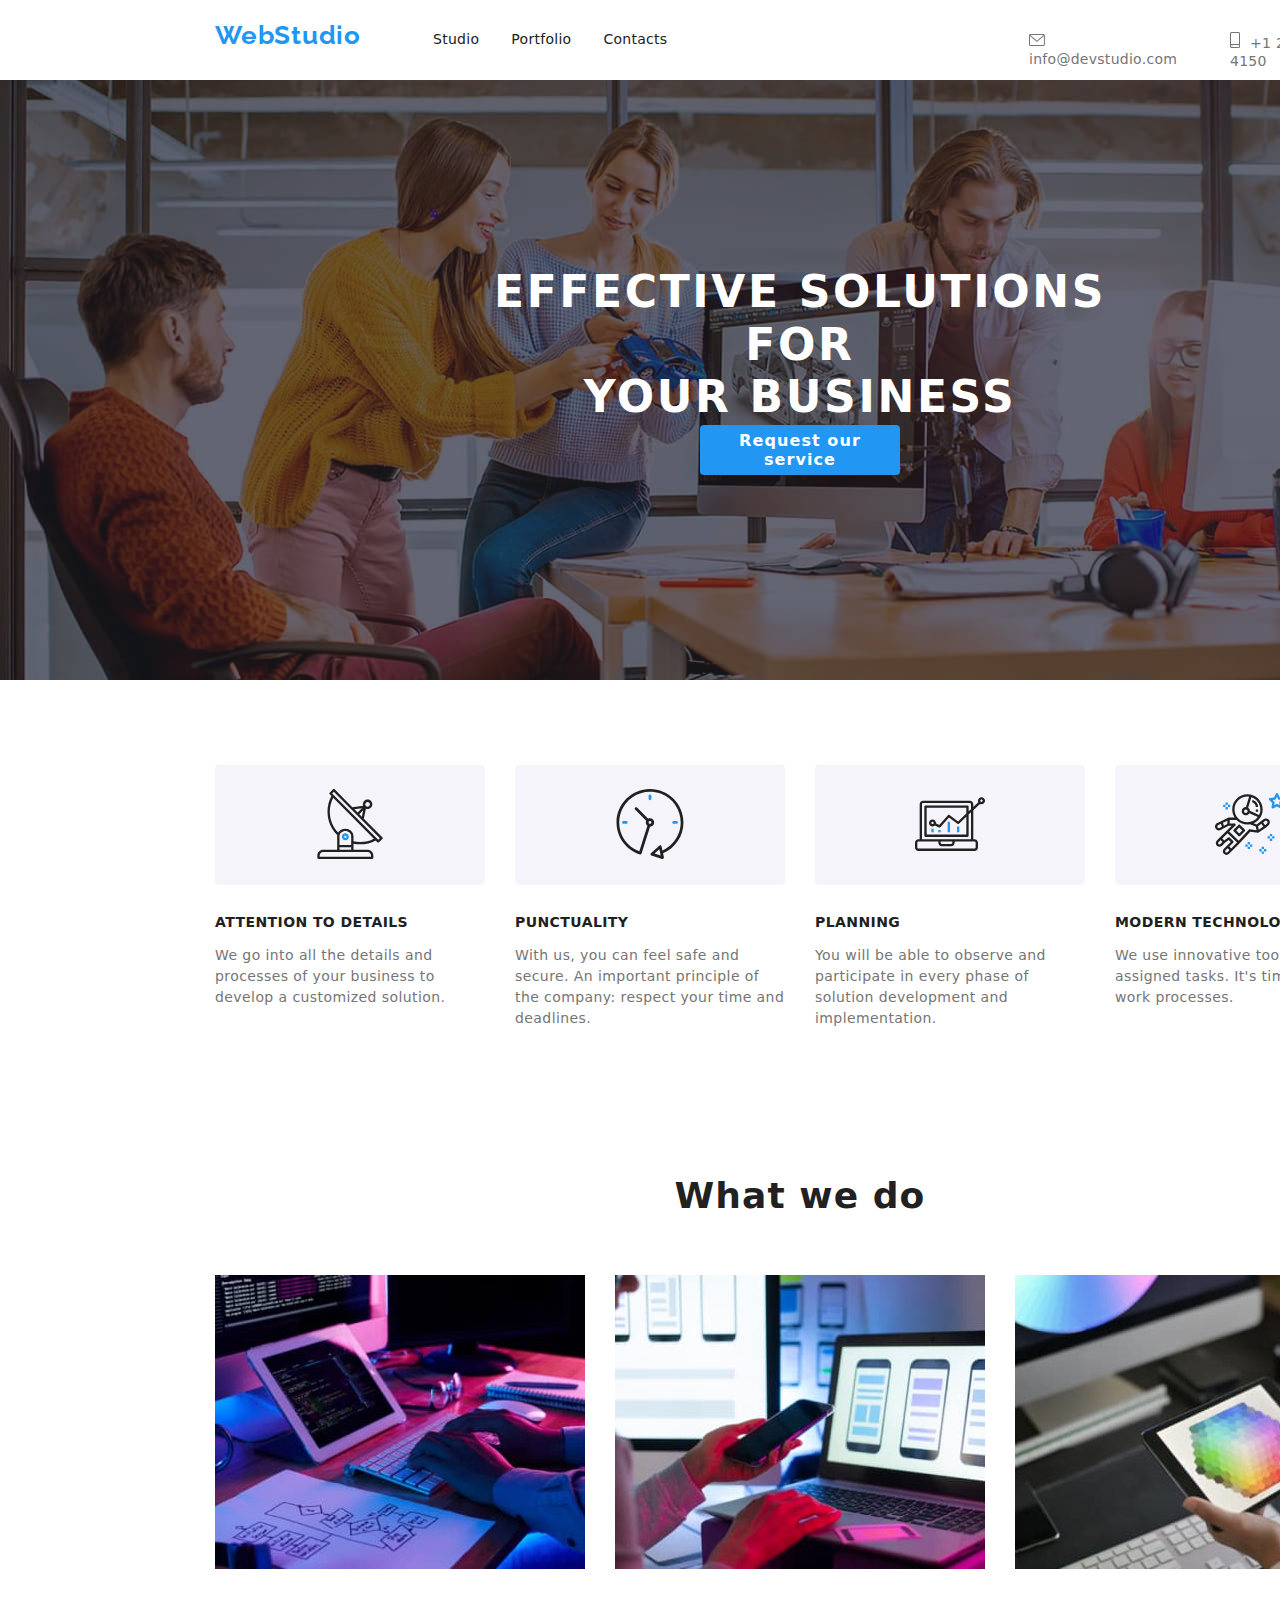
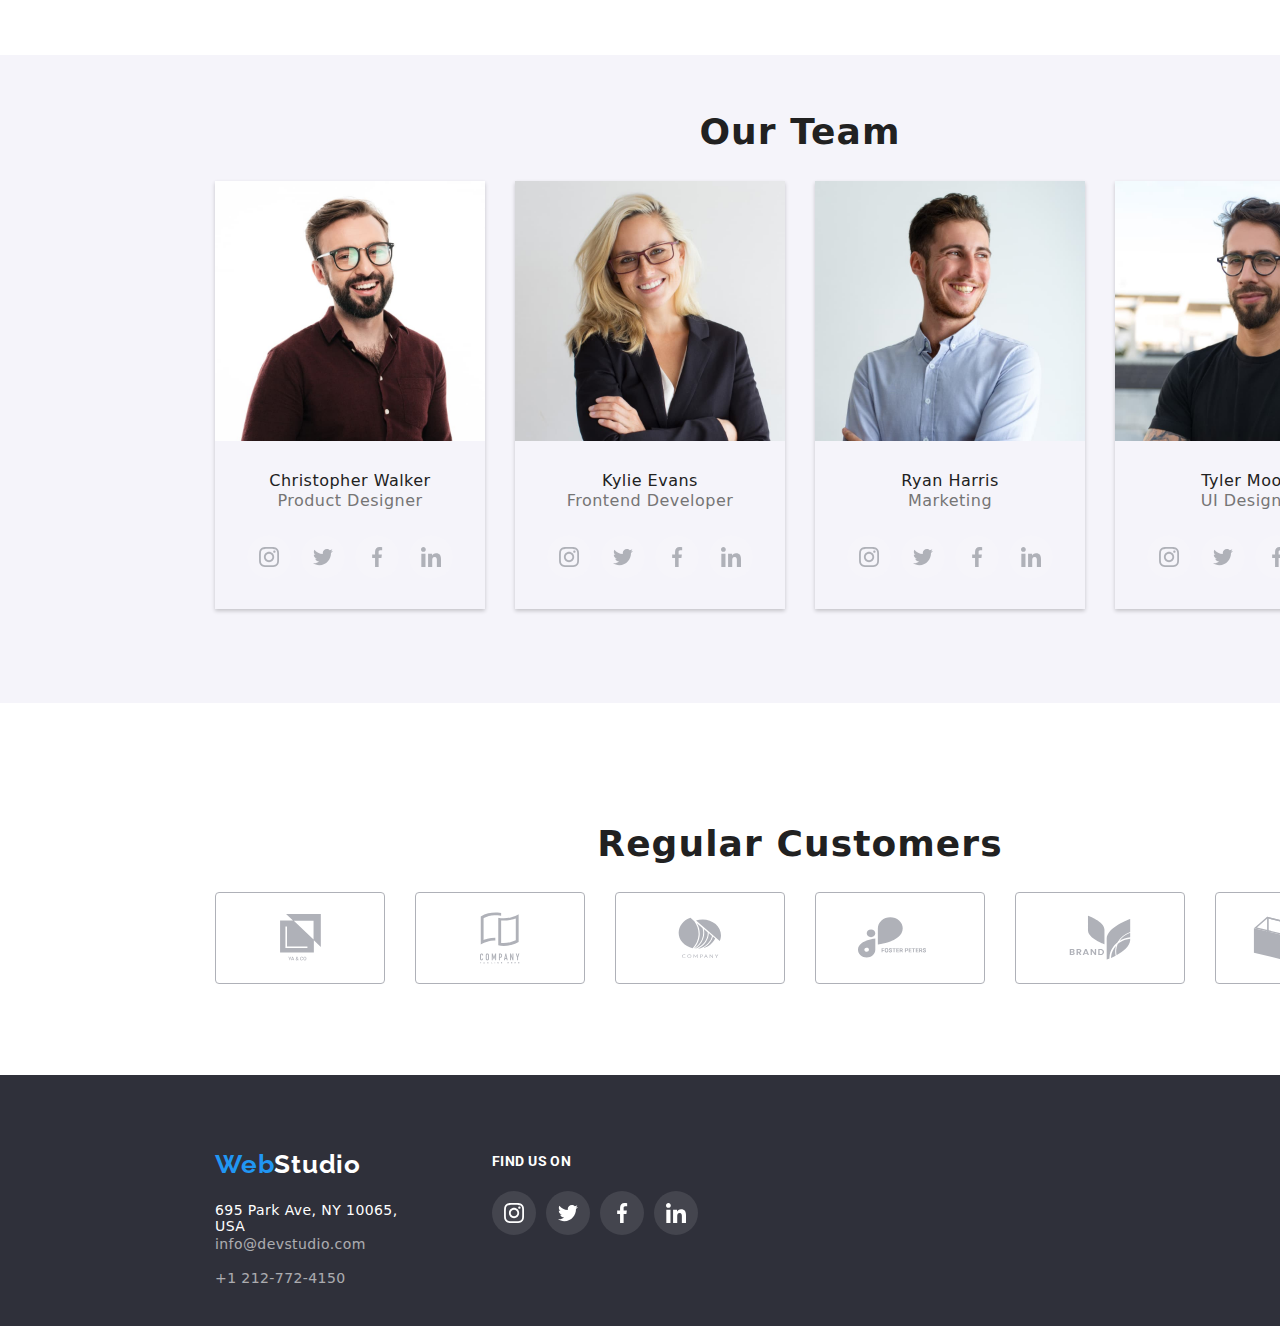
<file: index.html>
<!DOCTYPE html>
<html lang="en">
  <head>
    <meta charset="UTF-8" />
    <meta name="viewport" content="width=device-width, initial-scale=1.0" />
    <title>WebStudio</title>
    <link rel="preconnect" href="https://fonts.googleapis.com" />
    <link rel="preconnect" href="https://fonts.gstatic.com" crossorigin />
    <link
      href="https://fonts.googleapis.com/css2?family=Raleway:wght@700&family=Roboto:wght@400;500;700;900&display=swap"
      rel="stylesheet"
    />

    <link rel="stylesheet" href="css/styles.css" />
    <link
      rel="stylesheet"
      href="https://cdn.jsdelivr.net/npm/modern-normalize@2.0.0/modern-normalize.min.css"
    />
  </head>
  <body>
    <div class="container">
      <header class="global-header header-container">
        <div class="header-content">
          <div class="container-1">
            <a href="index.html" class="logo"><span>Web</span>Studio</a>

            <nav>
              <ul class="main-navigation">
                <li><a href="studio.html" class="menu">Studio</a></li>
                <li><a href="portofolio.html" class="menu">Portfolio</a></li>
                <li><a href="contacts.html" class="menu">Contacts</a></li>
              </ul>
            </nav>
          </div>
          <div class="container-2">
            <div class="container-2a">
              <p class="contact">
                  <a href="mailto=info@devstudio.com" class="email-address">
                    <span>
                      <svg>
                        <use href="./images/symbol-defs.svg#icon-envelope" class="icon-email"></use>
                      </svg>info@devstudio.com
                    </span>
                  </a>
              </p>
            </div>
  
            <div class="container-2b">
              <p class="contact">
                  <a href="tel=+1 212-772-4150" class="phone-number">
                    <span>
                      <svg>
                        <use href="./images/symbol-defs.svg#icon-smartphone" class="icon-phone"></use>
                      </svg>+1 212-772-4150
                    </span>
                  </a>
              </p>
            </div>
        </div>
      </div>
        </div>
        <div>
          <section class="first-section">
            <div class="hero-heading">
              <h1>EFFECTIVE SOLUTIONS FOR <span>YOUR BUSINESS</span></h1>
            </div>
            <div class="button-container">
              <button class="services">Request our service</button>
            </div>
          </section>
        </div>
      </header>

      <main>
        <section>
          <div class="second-container-2">
            <div class="sc-principal">
              <div class="advantage-icons">
                <a href="#" class="sc-icons">
                  <svg style="width: 70px; height: 70px;">
                    <use
                      href="./images/symbol-defs.svg#icon-icon-antenna"
                    ></use>
                  </svg>
                </a>
              </div>
              <div class="second-section">
                <h4 class="menu-item">ATTENTION TO DETAILS</h4>
                <p class="sub-menu">
                  We go into all the details and processes of your business to
                  develop a customized solution.
                </p>
              </div>
            </div>

            <div class="sc-principal">
              <div class="advantage-icons">
                <a href="#" class="sc-icons">
                  <svg style="width: 70px; height: 70px;">
                    <use href="./images/symbol-defs.svg#icon-icon-clock"></use>
                  </svg>
                </a>
              </div>
              <div class="second-section">
                <h4 class="menu-item">PUNCTUALITY</h4>
                <p class="sub-menu">
                  With us, you can feel safe and secure. An important principle
                  of the company: respect your time and deadlines.
                </p>
              </div>
            </div>

            <div class="sc-principal">
              <div class="advantage-icons">
                <a href="#" class="sc-icons">
                  <svg style="width: 70px; height: 70px;">
                    <use
                      href="./images/symbol-defs.svg#icon-icon-diagram"
                    ></use>
                  </svg>
                </a>
              </div>
              <div class="second-section">
                <h4 class="menu-item">PLANNING</h4>
                <p class="sub-menu">
                  You will be able to observe and participate in every phase of
                  solution development and implementation.
                </p>
              </div>
            </div>

            <div class="sc-principal">
              <div class="advantage-icons">
                <a href="#" class="sc-icons">
                  <svg style="width: 70px; height: 70px;">
                    <use
                      href="./images/symbol-defs.svg#icon-icon-astronaut"
                    ></use>
                  </svg>
                </a>
              </div>
              <div class="second-section">
                <h4 class="menu-item">MODERN TECHNOLOGIES</h4>
                <p class="sub-menu">
                  We use innovative tools to solve assigned tasks. It's time to
                  simplify work processes.
                </p>
              </div>
            </div>
          </div>

          <div class="second-container-3">
            <h2 class="second-title second-title-1">What we do</h2>
            <div class="pictures-1">
              <img
                src="images/desk-work-area1.jpg"
                alt="work area at desk with hands typing on keyboard"
                width="370"
              />
              <img
                src="images/desk-work-area2.jpg"
                alt="work area at desk with hands holding a mobile phone"
                width="370"
              />
              <img
                src="images/desk-work-area3.jpg"
                alt="work area at the desk with hands manipulating a tablet having a multicolored image"
                width="370"
              />
            </div>
          </div>
        </section>


        <section class="third-container">
          <h2 class="second-title second-title-2">Our Team</h2>

          <div class="section-team">
            <div class="all-our-team">
              <img
                src="images/productDesigner.jpg"
                alt="photo of product designer Christopher Walker"
                width="270"
              />

              <div class="our-team">
                <span class="our-team-1">Christopher Walker</span>
                <br />
                <em class="our-team-2">Product Designer</em>
              </div>
              <div >
                <ul class="icons-team">
                    <li>
                        <a href="https://www.instagram.com/" class="socials-icons">
                            <svg>
                                <use href="./images/symbol-defs.svg#icon-instagram"></use>
                            </svg>
                        </a>
                    </li>
                    <li>
                        <a href="https://www.tweeter.com/" class="socials-icons">
                            <svg>
                                <use href="./images/symbol-defs.svg#icon-twitter"></use>
                            </svg>
                        </a>
                    </li>
                    <li>
                        <a href="https://www.facebook.com/" class="socials-icons">
                            <svg>
                                <use href="./images/symbol-defs.svg#icon-facebook"></use>
                            </svg>
                        </a>
                    </li>
                    <li>
                        <a href="https://www.linkedin.com/" class="socials-icons">
                            <svg>
                                <use href="./images/symbol-defs.svg#icon-linkedin"></use>
                            </svg>
                        </a>
                    </li>
                </ul>
              </div>
            </div>

            <div class="all-our-team">
              <img
                src="images/frontendDeveloper.jpg"
                alt="photo of frontend Developer Kylie Evans"
                width="270"
              />
              <div class="our-team">
                <span class="our-team-1">Kylie Evans</span>
                <br />
                <em class="our-team-2">Frontend Developer</em>
              </div>
              <div >
                <ul class="icons-team">
                    <li>
                        <a href="https://www.instagram.com/" class="socials-icons">
                            <svg>
                                <use href="./images/symbol-defs.svg#icon-instagram"></use>
                            </svg>
                        </a>
                    </li>
                    <li>
                        <a href="https://www.tweeter.com/" class="socials-icons">
                            <svg>
                                <use href="./images/symbol-defs.svg#icon-twitter"></use>
                            </svg>
                        </a>
                    </li>
                    <li>
                        <a href="https://www.facebook.com/" class="socials-icons">
                            <svg>
                                <use href="./images/symbol-defs.svg#icon-facebook"></use>
                            </svg>
                        </a>
                    </li>
                    <li>
                        <a href="https://www.linkedin.com/" class="socials-icons">
                            <svg>
                                <use href="./images/symbol-defs.svg#icon-linkedin"></use>
                            </svg>
                        </a>
                    </li>
                </ul>
              </div>
            </div>

            <div class="all-our-team">
              <img
                src="images/marketing.jpg"
                alt="photo of marketing Ryan Harris"
                width="270"
              />
              <div class="our-team">
                <span class="our-team-1">Ryan Harris</span>
                <br />
                <em class="our-team-2">Marketing</em>
              </div>
              <div >
                <ul class="icons-team">
                    <li >
                        <a href="https://www.instagram.com/" class="socials-icons">
                            <svg>
                                <use href="./images/symbol-defs.svg#icon-instagram"></use>
                            </svg>
                        </a>
                    </li>
                    <li >
                        <a href="https://www.tweeter.com/" class="socials-icons">
                            <svg>
                                <use href="./images/symbol-defs.svg#icon-twitter"></use>
                            </svg>
                        </a>
                    </li>
                    <li >
                        <a href="https://www.facebook.com/" class="socials-icons">
                            <svg>
                                <use href="./images/symbol-defs.svg#icon-facebook"></use>
                            </svg>
                        </a>
                    </li>
                    <li >
                        <a href="https://www.linkedin.com/" class="socials-icons">
                            <svg>
                                <use href="./images/symbol-defs.svg#icon-linkedin"></use>
                            </svg>
                        </a>
                    </li>
                </ul>
              </div>
            </div>

            <div class="all-our-team">
              <img
                src="images/uiDesigner.jpg"
                alt="photo of ui Designer Tyler Moore"
                width="270"
              />
              <div class="our-team">
                <span class="our-team-1">Tyler Moore</span>
                <br />
                <em class="our-team-2">UI Designer</em>
              </div>
              <div >
                <ul class="icons-team">
                    <li>
                        <a href="https://www.instagram.com/" class="socials-icons">
                            <svg>
                                <use href="./images/symbol-defs.svg#icon-instagram"></use>
                            </svg>
                        </a>
                    </li>
                    <li>
                        <a href="https://www.tweeter.com/" class="socials-icons">
                            <svg>
                                <use href="./images/symbol-defs.svg#icon-twitter"></use>
                            </svg>
                        </a>
                    </li>
                    <li>
                        <a href="https://www.facebook.com/" class="socials-icons">
                            <svg>
                                <use href="./images/symbol-defs.svg#icon-facebook"></use>
                            </svg>
                        </a>
                    </li>
                    <li>
                        <a href="https://www.linkedin.com/" class="socials-icons">
                            <svg>
                                <use href="./images/symbol-defs.svg#icon-linkedin"></use>
                            </svg>
                        </a>
                    </li>
                </ul>
              </div>
            </div>
          </div>
        </section>
        <section>
          <div class="fourth-container">
            <h2 class="regular-customers">Regular Customers</h2>
            <div >
              <ul class="icons-fourth-container">
                  <li>
                      <a href="#" class="company-icons icon-1c">
                          <svg>
                              <use href="./images/symbol-defs.svg#icon-icon-brand-1"></use>
                          </svg>
                      </a>
                  </li>
                  <li>
                      <a href="#" class="company-icons icon-2c">
                          <svg>
                              <use href="./images/symbol-defs.svg#icon-icon-brand-2"></use>
                          </svg>
                       </a>
                  </li>
                  <li>
                      <a href="#" class="company-icons icon-3c">
                          <svg>
                              <use href="./images/symbol-defs.svg#icon-icon-brand-3"></use>
                          </svg> 
                      </a>
                  </li>
                  <li>
                      <a href="#" class="company-icons icon-4c">
                          <svg>
                              <use href="./images/symbol-defs.svg#icon-icon-brand-4"></use>
                          </svg> 
                      </a>
                  </li>
                  <li>
                      <a href="#" class="company-icons icon-5c">
                          <svg>
                              <use href="./images/symbol-defs.svg#icon-icon-brand-5"></use>
                          </svg> 
                      </a>
                  </li>
                  <li>
                      <a href="#" class="company-icons icon-6c">
                          <svg>
                              <use href="./images/symbol-defs.svg#icon-icon-brand-6"></use>
                          </svg>
                      </a>
                  </li>
              </ul>
            </div>
          </div>
        </section>
      </main>

      <footer class="end-page">
        <section class="end-section end-container">
          <a href="index.html" class="logo"><span>Web</span>Studio</a>
          <br />
          <p class="end-section-1">695 Park Ave, NY 10065, USA</p>

          <br />
          <a href="mailto=info@devstudio.com" class="end-section-2"
            >info@devstudio.com</a
          >

          <br />
          <a href="tel=+1 212-772-4150" class="end-section-2"
            >+1 212-772-4150</a
          >
        </section>
        <section class="social-contacts">
          <div class="social-contacts-text">
            <p>FIND US ON</p>
          </div>
          <div class="social-contacts-icons">
            <a
              href="https://www.instagram.com/"
              class="social-contacts-icons1 address1"
            >
              <svg>
                <use href="./images/symbol-defs.svg#icon-instagram"></use>
              </svg>
            </a>
            <a
              href="https://www.tweeter.com/"
              class="social-contacts-icons1 address2"
            >
              <svg>
                <use href="./images/symbol-defs.svg#icon-twitter"></use>
              </svg>
            </a>
            <a
              href="https://www.facebook.com/"
              class="social-contacts-icons1 address3"
            >
              <svg>
                <use href="./images/symbol-defs.svg#icon-facebook"></use>
              </svg>
            </a>
            <a href="https://www.linkedin.com/" class="social-contacts-icons1">
              <svg>
                <use href="./images/symbol-defs.svg#icon-linkedin"></use>
              </svg>
            </a>
          </div>
        </section>
      </footer>
    </div>
  </body>
</html>
</file>
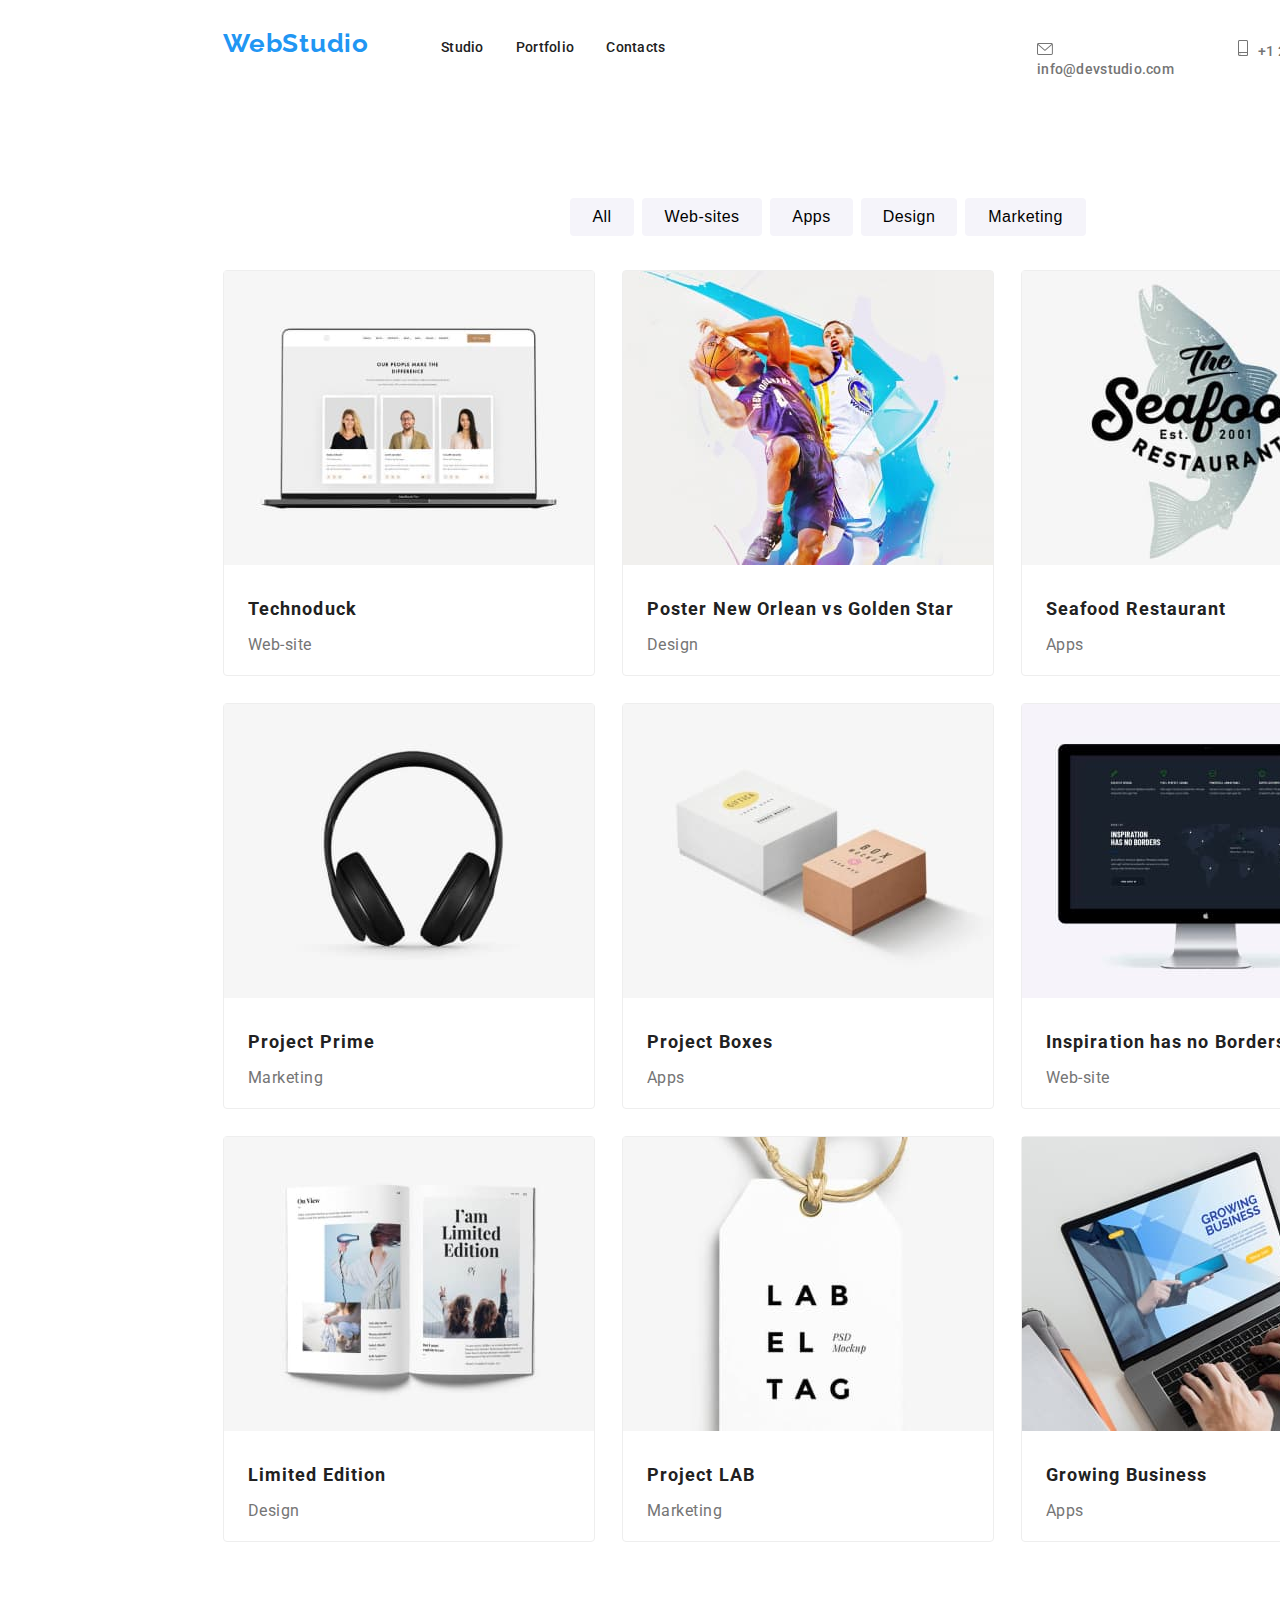
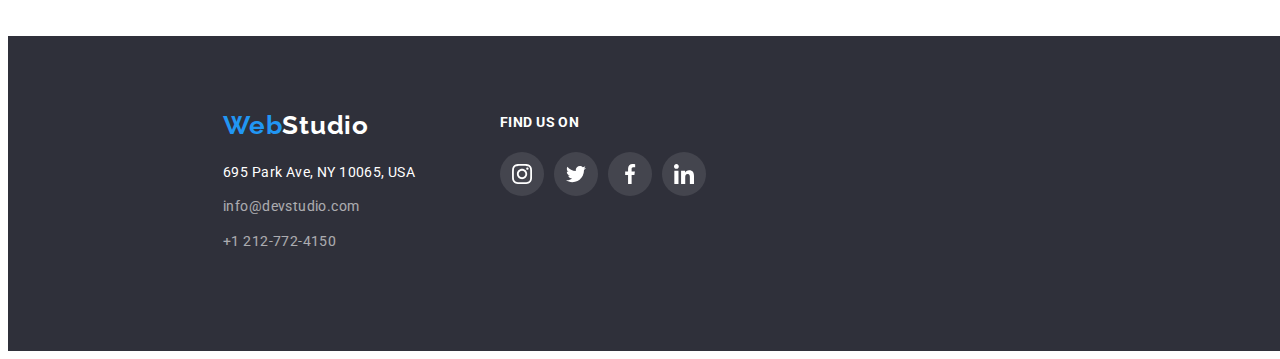
<file: portofolio.html>
<!DOCTYPE html>
<html lang="en">
  <head>
    <meta charset="UTF-8" />
    <meta name="viewport" content="width=device-width, initial-scale=1.0" />
    <title>Portofolio</title>
    <link rel="preconnect" href="https://fonts.googleapis.com" />
    <link rel="preconnect" href="https://fonts.gstatic.com" crossorigin />
    <link
      href="https://fonts.googleapis.com/css2?family=Raleway:wght@700&family=Roboto:wght@400;500;700;900&display=swap"
      rel="stylesheet"
    />
    <link rel="stylesheet" href="css/styles.css" />
  </head>
  <body>
    <div class="container">
      <div class="header-content">
        <div class="container-1">
          <a href="index.html" class="logo"><span>Web</span>Studio</a>

          <nav>
            <ul class="main-navigation">
              <li><a href="studio.html" class="menu">Studio</a></li>
              <li><a href="portofolio.html" class="menu">Portfolio</a></li>
              <li><a href="contacts.html" class="menu">Contacts</a></li>
            </ul>
          </nav>
        </div>
        <div class="container-2">
          <div class="container-2a">
            <p class="contact">
                <a href="mailto=info@devstudio.com" class="email-address">
                  <span>
                    <svg>
                      <use href="./images/symbol-defs.svg#icon-envelope" class="icon-email"></use>
                    </svg>info@devstudio.com
                  </span>
                </a>
            </p>
          </div>

          <div class="container-2b">
            <p class="contact">
                <a href="tel=+1 212-772-4150" class="phone-number">
                  <span>
                    <svg>
                      <use href="./images/symbol-defs.svg#icon-smartphone" class="icon-phone"></use>
                    </svg>+1 212-772-4150
                  </span>
                </a>
            </p>
          </div>
      </div>
      </div>
      <main>
        <section class="portofolio-content">
          <div class="portofolio-1">
            <ul class="portofolio-sections">
              <li ><button style="width: 64px; height: 38px; padding: 0px;">All</button></li>
              <li><button style="width: 120px; height: 38px; padding: 0px;">Web-sites</button></li>
              <li><button style="width: 83px; height: 38px; padding: 0px;">Apps</button></li>
              <li><button style="width: 96px; height: 38px; padding: 0px;">Design</button></li>
              <li><button style="width: 121px; height: 38px; padding: 0px;">Marketing</button></li>
            </ul>
          </div>
          <div class="portofolio-2">
            <div class="project">
              <img
                src="images/portofolio1.jpg"
                alt="image of a web page with pictures of a work team"
                class="portofolio-images"
              />

              <div class="domains">
                <span class="domain-title">Technoduck</span>
                <br />
                <em class="domain-zone">Web-site</em>
              </div>
            </div>

            <div class="project">
              <img
                src="images/portofolio2.jpg"
                alt="Poster New Orlean vs Golden Star"
                class="portofolio-images"
              />
              <div class="domains">
                <span class="domain-title">Poster New Orlean vs Golden Star</span>
                <br />
                <em class="domain-zone">Design</em>
              </div>
            </div>

            <div class="project">
              <img
                src="images/portofolio3.jpg"
                alt="Seafood Restaurant logo"
                class="portofolio-images"
              />
              <div class="domains">
                <span class="domain-title">Seafood Restaurant</span>
                <br />
                <em class="domain-zone">Apps</em>
              </div>
            </div>

            <div class="project">
              <img src="images/portofolio4.jpg" alt="Headsets" class="portofolio-images" />
              <div class="domains">
                <span class="domain-title">Project Prime</span>
                <br />
                <em class="domain-zone">Marketing</em>
              </div>
            </div>

            <div class="project">
              <img
                src="images/portofolio5.jpg"
                alt="2 boxes: one white and one brown"
                class="portofolio-images"
              />

              <div class="domains">
                <span class="domain-title">Project Boxes</span>
                <br />
                <em class="domain-zone">Apps</em>
              </div>
            </div>

            <div class="project">
              <img
                src="images/portofolio6.jpg"
                alt="an open computer monitor"
                class="portofolio-images"
              />

              <div class="domains">
                <span class="domain-title">Inspiration has no Borders</span>
                <br />
                <em class="domain-zone">Web-site</em>
              </div>
            </div>

            <div class="project">
              <img
                src="images/portofolio7.jpg"
                alt="an open magazine"
                class="portofolio-images"
              />

              <div class="domains">
                <span class="domain-title">Limited Edition</span>
                <br />
                <em class="domain-zone">Design</em>
              </div>
            </div>

            <div class="project">
              <img src="images/portofolio8.jpg" alt="a white label" class="portofolio-images" />

              <div class="domains">
                <span class="domain-title">Project LAB</span>
                <br />
                <em class="domain-zone">Marketing</em>
              </div>
            </div>

            <div class="project">
              <img
                src="images/portofolio9.jpg"
                alt="a laptop that someone is working on"
                class="portofolio-images"
              />

              <div class="domains">
                <span class="domain-title">Growing Business</span>
                <br />
                <em class="domain-zone">Apps</em>
              </div>
            </div>
          </div>
        </section>
      </main>
      <footer class="end-page">
        <section class="end-section end-container">
          <a href="index.html" class="logo"><span>Web</span>Studio</a>
          <br />
          <p class="end-section-1">695 Park Ave, NY 10065, USA</p>

          <br />
          <a href="mailto=info@devstudio.com" class="end-section-2"
            >info@devstudio.com</a
          >

          <br />
          <a href="tel=+1 212-772-4150" class="end-section-2"
            >+1 212-772-4150</a
          >
        </section>
        <section class="social-contacts">
          <div class="social-contacts-text">
            <p>FIND US ON</p>
          </div>
          <div class="social-contacts-icons">
            <a
              href="https://www.instagram.com/"
              class="social-contacts-icons1 address1"
            >
              <svg>
                <use href="./images/symbol-defs.svg#icon-instagram"></use>
              </svg>
            </a>
            <a
              href="https://www.tweeter.com/"
              class="social-contacts-icons1 address2"
            >
              <svg>
                <use href="./images/symbol-defs.svg#icon-twitter"></use>
              </svg>
            </a>
            <a
              href="https://www.facebook.com/"
              class="social-contacts-icons1 address3"
            >
              <svg>
                <use href="./images/symbol-defs.svg#icon-facebook"></use>
              </svg>
            </a>
            <a href="https://www.linkedin.com/" class="social-contacts-icons1">
              <svg>
                <use href="./images/symbol-defs.svg#icon-linkedin"></use>
              </svg>
            </a>
          </div>
        </section>
      </footer>
  </div>
  </body>
</html>
</file>
<file: css/styles.css>
:root {
  --link-color: #2196f3;
  --heading-color: #212121;
  --text-color: #757575;
  --color-background: #2f303a;
  --color-backgroung-buttons: #f5f4fa;
  --contrast-color: #ffffff;
  --social-icons-color: #afb1b8;
  --text-font-family: "Roboto", arial, sans-serif;
  --logo-font-family: "Raleway", arial, sans-serif;
}

body {
  font-family: "Roboto", Arial, sans-serif;
  color: var(--heading-color);
}
.container {
  display: flex;
  flex-direction: column;
  width: 1600px;
}

.header-container {
  display: flex;
  flex-direction: column;
  justify-content: center;
}

.header-content {
  display: flex;
  justify-content: space-between;

  width: 1600px;
  height: 80px;

  margin-left: 215px;
  max-width: 1150px;
}
.container-1 {
  display: flex;
  align-items: baseline;
  justify-content: space-evenly;
}

.main-navigation {
  display: flex;
  width: 259;
  height: 16;
  margin-top: 32px;
  margin-bottom: 32px;
}
.main-navigation li {
  list-style: none;
  display: flex;
  margin-left: 32px;
}

.container-2 {
  display: flex;
  flex-wrap: wrap;
  align-items: center;
  margin: 0;
  gap: 40px;
  height: 16px;
  margin-top: 32px;
  margin-bottom: 32px;
  
}
.container-2a {
  display: flex;
  justify-content: space-between;
  width: 161px;
  height: 16px;
  margin: 0px;
}
.container-2b {
  display: flex;
  justify-content: space-between;
  width: 135px;
  height: 16px;
  margin: 0px;
}
.email-address svg {
  width: 16px;
  height: 12px;
  margin-right: 10px;
  
}
.phone-number svg {
  width: 10px;
  height: 16px;
  margin-right: 10px;
}
.contact {
  margin: 0px;
}

.email-address,
.phone-number {
  margin: 0;
  color: var(--text-color);
}

.first-section {
  text-align: center;
  display: flex;
  flex-direction: column;
  justify-content: center;
  align-items: center;
  width: 1600px;
  height: 600px;
  background: var(--color-background);
  background-image: linear-gradient(rgba(47, 48, 58, 0.4),
  rgba(47, 48, 58, 0.4)), url("/images/first-page-background.jpg");
}

.hero-heading {
  display: flex;

  text-align: center;
  justify-content: center;
  align-items: center;
  width: 696px;
  height: 120px;
}

.hero-heading span {
  display: block;
  pointer-events: none;
}

.services {
  border: none;
  border-radius: 4px;
  width: 200px;
  height: 50px;

  margin-top: 20px;
}

.second-container-2 {
  display: flex;
  width: 1170px;
  height: 251px;
  align-items: center;
  justify-content: space-between;

  top: 774px;
  margin-bottom: 94px;
  margin-top: 94px;
  margin-left: 215px;
  margin-right: 215px;
}
.advantage-icons {
  display: flex;
  justify-content: center;
  align-items: center;
  width: 270px;
  height: 120px;
  border-radius: 4px;
  background: #f5f4fa;
}

.menu-item {
  margin-bottom: 16px;
}
.sub-menu {
  width: 270px;
  height: 75px;
}
.second-container-3 {
  display: flex;
  flex-direction: column;
  width: 1170px;
  height: 386px;
  margin-left: 215px;
}
.second-title-1 {
  text-align: center;
  margin-bottom: 32px;
  width: 1170px;
}
.pictures-1 {
  display: flex;
  margin-bottom: 32px;
  align-items: center;
  justify-content: space-between;
  width: 1170px;
  height: 294px;
}

.third-container {
  display: flex;
  flex-direction: column;
  width: 1600px;
  height: 648px;
  margin-top: 150px;
  background: #f5f4fa;
}
.second-title-2 {
  text-align: center;
  margin-bottom: 32px;
}

.section-team {
  display: flex;
  align-items: center;
  justify-content: space-between;
  width: 1170;
  height: 428;
  margin-bottom: 32px;
  margin-left: 215px;

  width: 1170px;
  height: 368px;
}
.all-our-team {
  display: flex;
  flex-direction: column;
  align-items: center;
  box-shadow: 0 2px 4px rgba(0, 0, 0, 0.2);
  text-align: center;
  width: 270px;
  height: 428px;
  border-radius: 0px, 0px, 4px, 4px;
}

.our-team {
  height: 48px;
  margin-top: 30px;
  margin-bottom: 16px;
}
.our-team img {
  margin-right: 24px;
}
.our-team-1,
.our-team-2 {
  height: 19px;
}
.our-team-1 {
  margin-bottom: 10px;
}
.end-container {
  display: flex;
  flex-direction: column;
  justify-content: flex-start;
  align-items: baseline;
}

.end-section a.logo {
  padding-left: 215px;
  width: 360px;
  height: 31px;
}
.end-section-1,
.end-section-2 {
  text-align: center;
  padding-left: 215px;
}

.portofolio-nav {
  display: flex;
}
.portofolio-content {
  display: flex;
  width: 1170px;
  height: 1360px;
  border-radius: 1px;
}

.logo {
  font-family: var(--logo-font-family);
  font-size: 26px;
  font-weight: 700;
  line-height: 1.9375em;
  letter-spacing: 0.03em;
  text-align: left;
  color: #000000;
}

.logo span:first-child {
  color: #2196f3;
}

a {
  font-size: 14px;
  font-weight: 500;
  line-height: 1em;
  letter-spacing: 0.02em;
  text-align: left;
  text-decoration: none;
  color: var(--heading-color);
}

.container-1>.logo:link,
.container-1>.logo:hover,
.container-1>.logo:active,
.container-1>.logo:focus {
  color: var(--link-color);
}


.main-navigation .menu:hover,
.main-navigation .menu:focus {
  color: var(--link-color);
}

.contact span:first-child {
  color: var(--text-color);
}
.contact span:active,
.contact span:hover,
.contact span:focus {
  color: var(--link-color);
}
.address1 {
  width: 207px;
  height: 16px;
}
.address2 {
  width: 231px;
  height: 16px;
}
.address3 {
  width: 231px;
  height: 16px;
}

.global-header p {
  text-decoration: none;
}

.hero-heading h1 {
  color: #ffffff;

  font-size: 44px;
  font-weight: 900;
  line-height: 1.2em;
  letter-spacing: 0.06em;
  text-align: center;
}

.services {
  color: #ffffff;
  font-size: 16px;

  font-style: normal;
  font-weight: 700;
  line-height: normal;
  letter-spacing: 1.08px;
  background-color: var(--link-color);
}

.second-section {
  margin-top: 30px;
}

.second-section > .menu-item {
  font-size: 14px;
  font-weight: 700;
  line-height: 1em;
  letter-spacing: 0.03em;
  text-align: left;
  color: var(--heading-color);
}

.second-section > .sub-menu {
  font-size: 14px;
  font-weight: 400;
  line-height: 1.5em;
  letter-spacing: 0.03em;
  text-align: left;
  color: var(--text-color);
}

.second-title {
  font-size: 36px;
  font-weight: 700;
  line-height: 2.625em;
  letter-spacing: 0.03em;
  text-align: center;
  color: var(--heading-color);
}

.our-team > .our-team-1 {
  font-size: 16px;
  font-weight: 500;
  line-height: 1.1875em;
  letter-spacing: 0.03em;
  text-align: center;
  color: var(--heading-color);
}

.our-team > .our-team-2 {
  font-size: 16px;
  font-weight: 400;
  line-height: 1.1875em;
  letter-spacing: 0.03em;
  text-align: center;
  color: var(--text-color);
  font-style: normal;
}

footer {
  background-color: var(--color-background);
  color: #ffffff;
}
.end-section {
  width: 422px;
  height: 187px;
}
.end-section > .logo {
  color: #ffffff;
}

.end-section > .end-section-1 {
  font-size: 14px;
  font-weight: 400;
  line-height: 1emx;
  letter-spacing: 0.03em;
  text-align: left;
  width: 422px;
  height: 16px;
  margin-bottom: 0px;
}

.end-section > .end-section-2 {
  font-size: 14px;
  font-weight: 400;
  line-height: 1em;
  letter-spacing: 0.03em;
  text-align: left;
  color: #ffffff;
  opacity: 60%;
  height: 16px;
}

.logo span:first-child {
  color: #2196f3;
}
.portofolio-content {
  display: flex;
  flex-direction: column;
  width: 1170px;
  height: 1360px;
  margin-top: 94px;
  margin-left: 215px;
  margin-bottom: 94px;
}
.portofolio-sections li {
  list-style: none;
}

.portofolio-sections button {
  font-size: 16px;
  font-weight: 500;
  line-height: 1.625em;
  letter-spacing: 0.03em;
  text-align: center;
  text-decoration: none;
  list-style: none;
  border: none;
  border-radius: 4px;
  background-color: var(--color-backgroung-buttons);
  cursor: pointer;
  }

.portofolio-sections button:hover,
.portofolio-sections button:focus,
.portofolio-sections button:active {
  color: #ffffff;
  background-color: #2196f3;
  box-shadow: 0 2px 4px rgba(0, 0, 0, 0.2); 
}
.portofolio-sections {
  display: flex;
  width: 516px;
  height: 38px;
  border-radius: 4px;
  justify-content: space-between;
  
  margin-bottom: 50px;
  font-family: var(--heading-color);
}
.domains > .domain-title {
  font-size: 18px;
  font-weight: 700;
  line-height: 2.25em;
  letter-spacing: 0.06em;
  text-align: left;
  color: var(--heading-color);
}

.domains > .domain-zone {
  font-size: 16px;
  font-weight: 400;
  line-height: 1.875em;
  letter-spacing: 0.03em;
  text-align: left;
  font-style: normal;
  color: var(--text-color);
}
.domains {
  width: 322px;
  height: 70px;
  margin-left: 24px;
  margin-right: 24px;
  margin-top: 20px;
  margin-bottom: 20px;
}
.portofolio-1 {
  display: flex;
  justify-content: center;
  height: 88px;
}
.portofolio-2 {
  display: flex;
  flex-wrap: wrap;
  justify-content: space-between;
  align-content: space-between;
  width: 1170px;
  height: 1272px;
  }

.project {
  width: 370px;
  height: 404px;
  border-radius: 4px;
  border: 1px solid #eeeeee;
  
}
.project:hover {
  box-shadow: 0 2px 4px rgba(0, 0, 0, 0.2); 
}

.portofolio-images {
  width: 370px;
  hyphens: 294px;
}
.icons-team {
  display: flex;
  gap: 10px;
  justify-content: center;
  width: 206px;
  height: 44px;
  padding: 0px;
  margin-top: 0px;
  margin-bottom: 30px;
}
.icons-team li{
  list-style: none;
  display: flex;
}
.socials-icons {
  width: 44px;
  height: 44px;
  display: flex;
  justify-content: center;
  align-items: center;
  border-radius: 50%;
  background: #ffffff1a;
    
}
.socials-icons:hover,
.socials-icons:focus {
  background: var(--link-color);
}
.socials-icons:hover svg,
.socials-icons:focus svg {
  color: var(--contrast-color);
}

.socials-icons svg {
  width: 20px;
  height: 20px;
  color: var(--social-icons-color);
}
.fourth-container {
  display: flex;
  flex-direction: column;
  width: 1170px;
  height: 184px;
  margin-left: 215px;
  margin-top: 94px;
  margin-bottom: 94px;
}

.regular-customers {
  font-size: 36px;
  font-weight: 700;
  line-height: 2.625em;
  letter-spacing: 0.03em;
  text-align: center;
  color: var(--heading-color);
  margin-top: 0px;
  margin-bottom: 0px;
  
}

.icons-fourth-container {
  display: flex;
  justify-content: space-between;
  gap: 30px;
  width: 1170px;
  height: 92px;
  padding: 0px;
  margin: 0px;
  
}

.icons-fourth-container li{
  list-style: none;
  display: flex;
  border: 0px;
  
}

.company-icons {
  display: flex;
  justify-content: center;
  align-items: center;
  width: 170px;
  height: 92px;
  border: 1px solid #afb1b8;
  border-radius: 4px;
  color: var(--social-icons-color);
}
.company-icons:hover,
.company-icons:focus {
  color: var(--link-color);
  border-color: var(--link-color);
}

.icon-1c svg {
  width: 41px;
  height: 46.7px;
}

.icon-2c svg {
  width: 40px;
  height: 52px;
}
.icon-3c svg {
  width: 43.46px;
  height: 41.18px;
}
.icon-4c svg {
  width: 84.44px;
  height: 440.62px;
}
.icon-5c svg {
  width: 62.54px;
  height: 45.43px;
}
.icon-6c svg {
  width: 93.79px;
  height: 43.93px;
}
.end-page {
  display: flex;
  padding-top: 64px;
  width: 1600px;
  height: 251px;
  margin-top: 0px;
  margin-bottom: 0px;
  gap: 70px;
}
.social-contacts {
  display: flex;
  flex-direction: column;
  justify-content: space-between;
  align-items: baseline;
  width: 206px;
  height: 80px;
}
.social-contacts-text {
  font-family: Roboto;
  font-size: 14px;
  font-weight: 700;
  line-height: 16px;
  letter-spacing: 0.03em;
  text-align: left;
  color: var(--contrast-color);
  width: 100px;
  height: 16px;
}
.social-contacts-icons {
  display: flex;
  width: 206px;
  height: 44px;
  justify-content: space-between;
  margin-top: 36px;
}
.social-contacts-icons .social-contacts-icons1 {
  width: 44px;
  height: 44px;
  display: flex;
  justify-content: center;
  align-items: center;
  border-radius: 22px;
  background: #ffffff1a;
  color: var(--contrast-color);
}
.social-contacts-icons .social-contacts-icons1:hover,
.social-contacts-icons .social-contacts-icons1:focus {
  background-color: var(--link-color);
}
.social-contacts-icons .social-contacts-icons1 svg {
  width: 20px;
  height: 20px;
}
</file>
